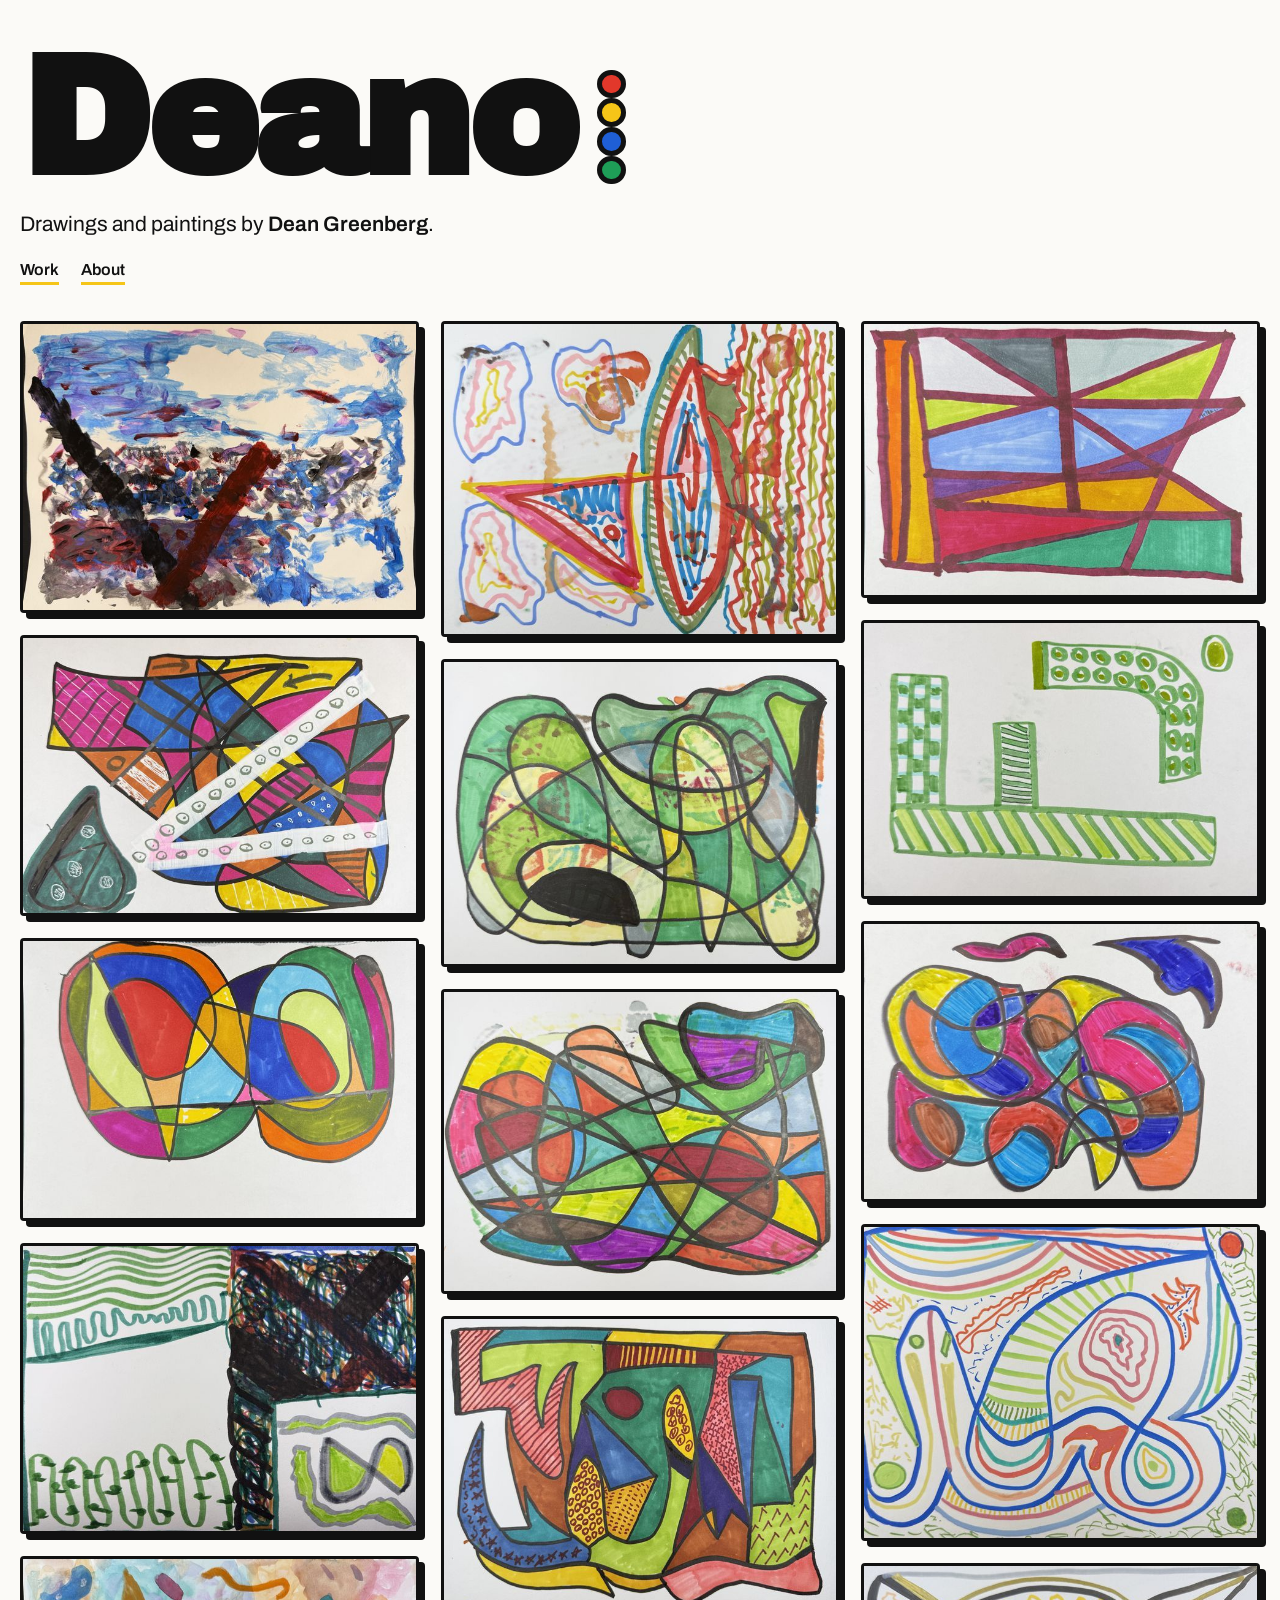
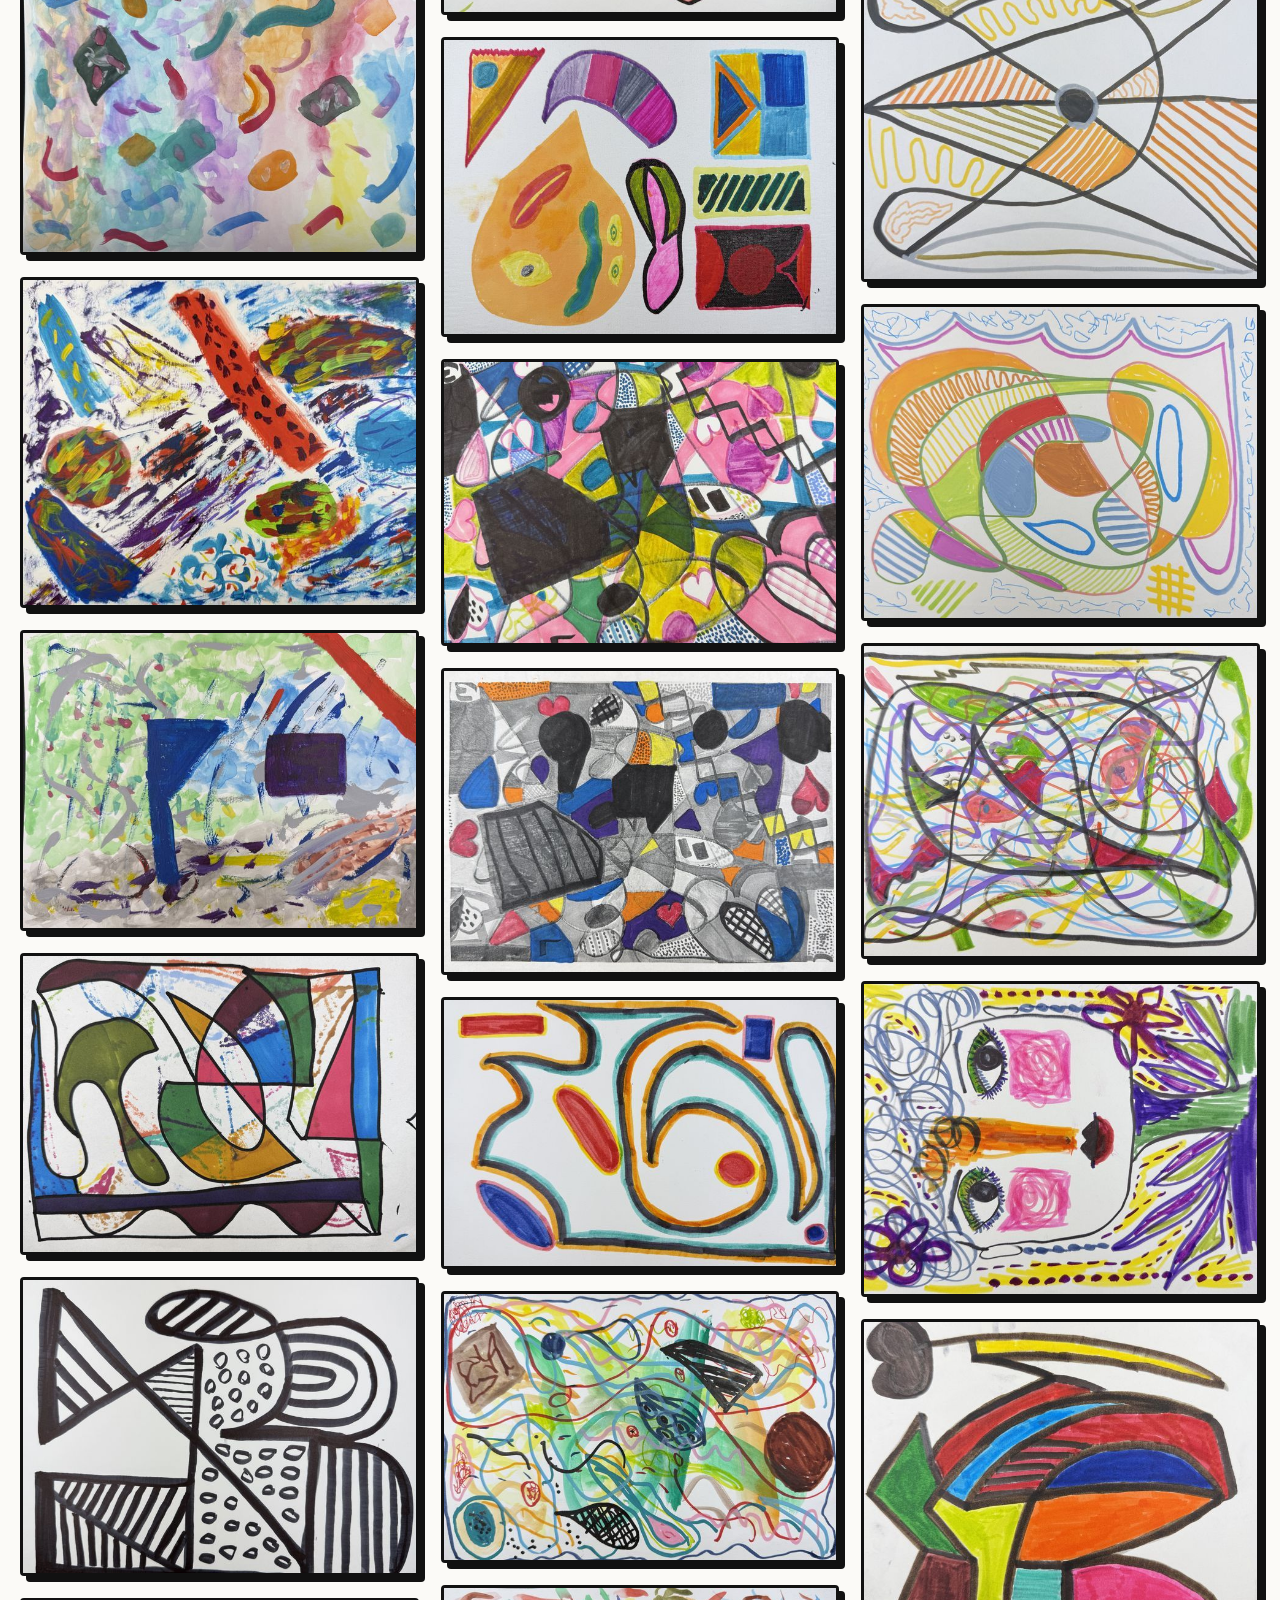
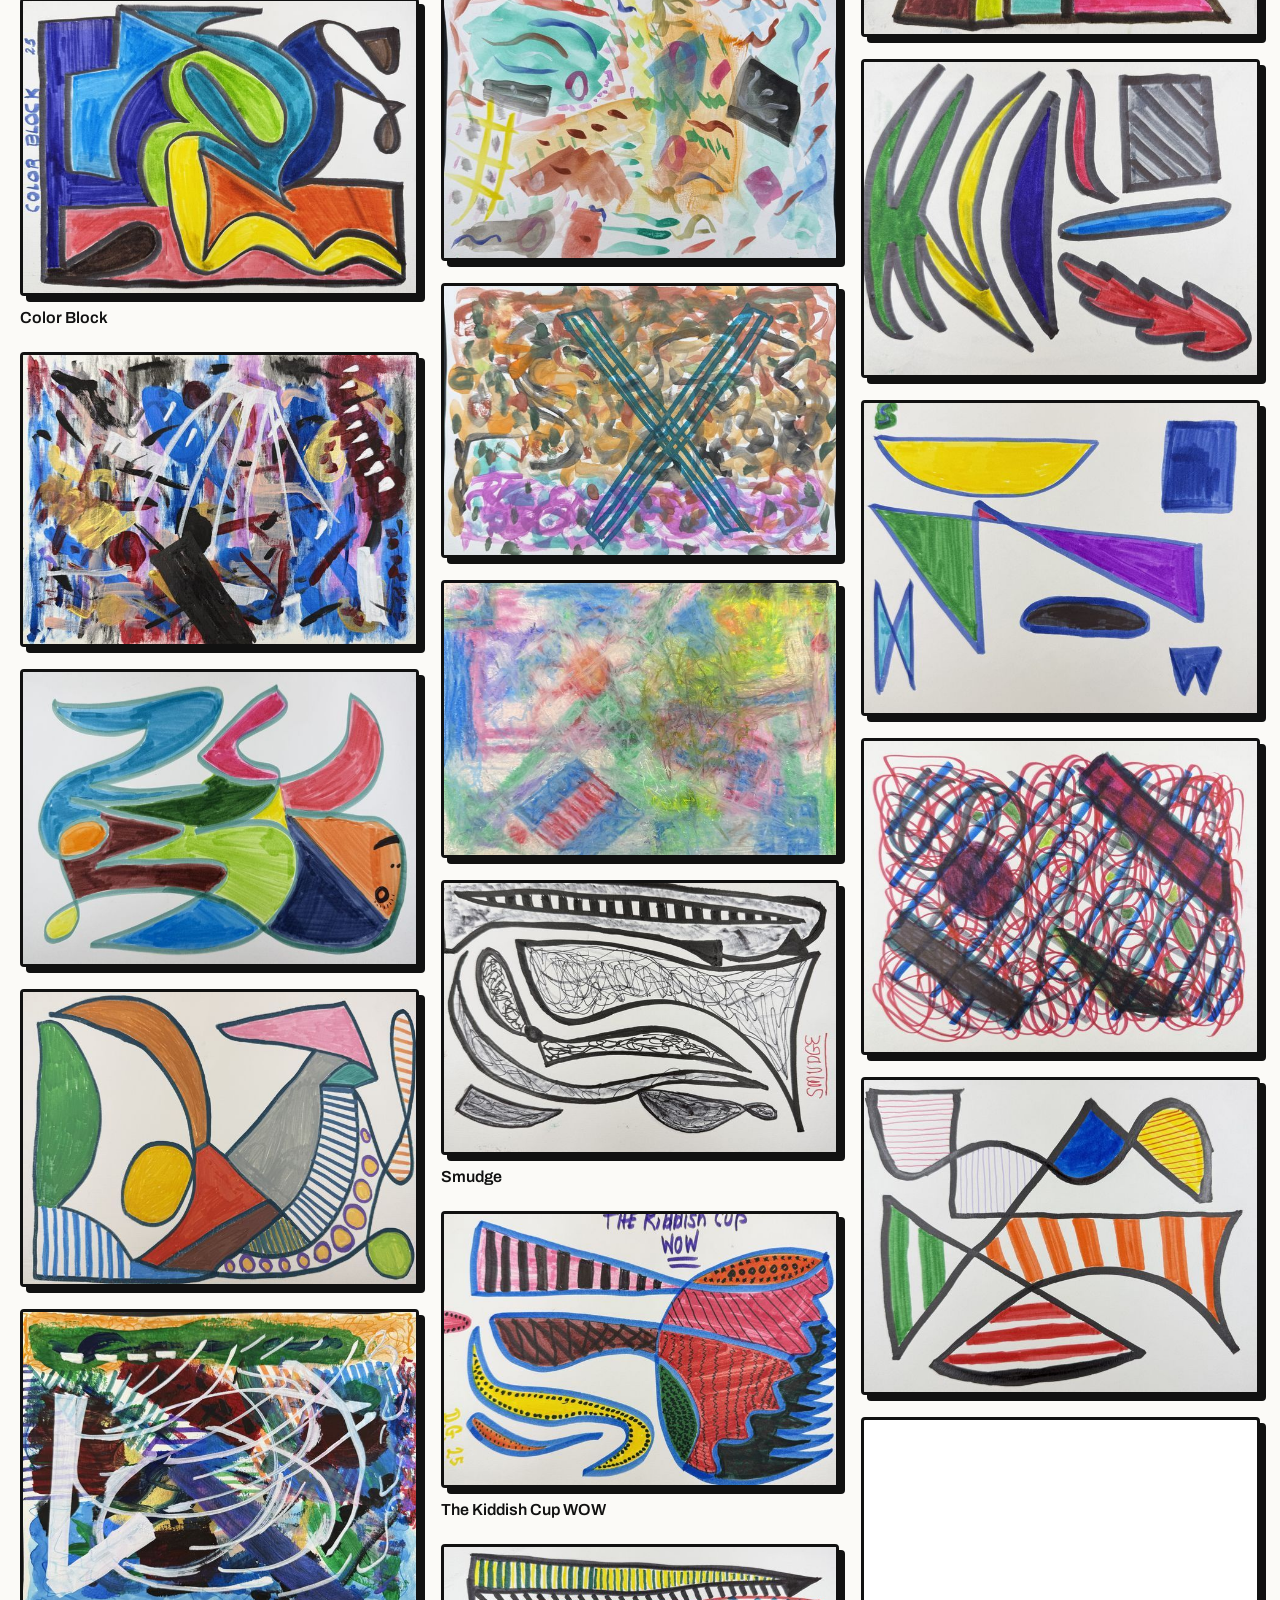
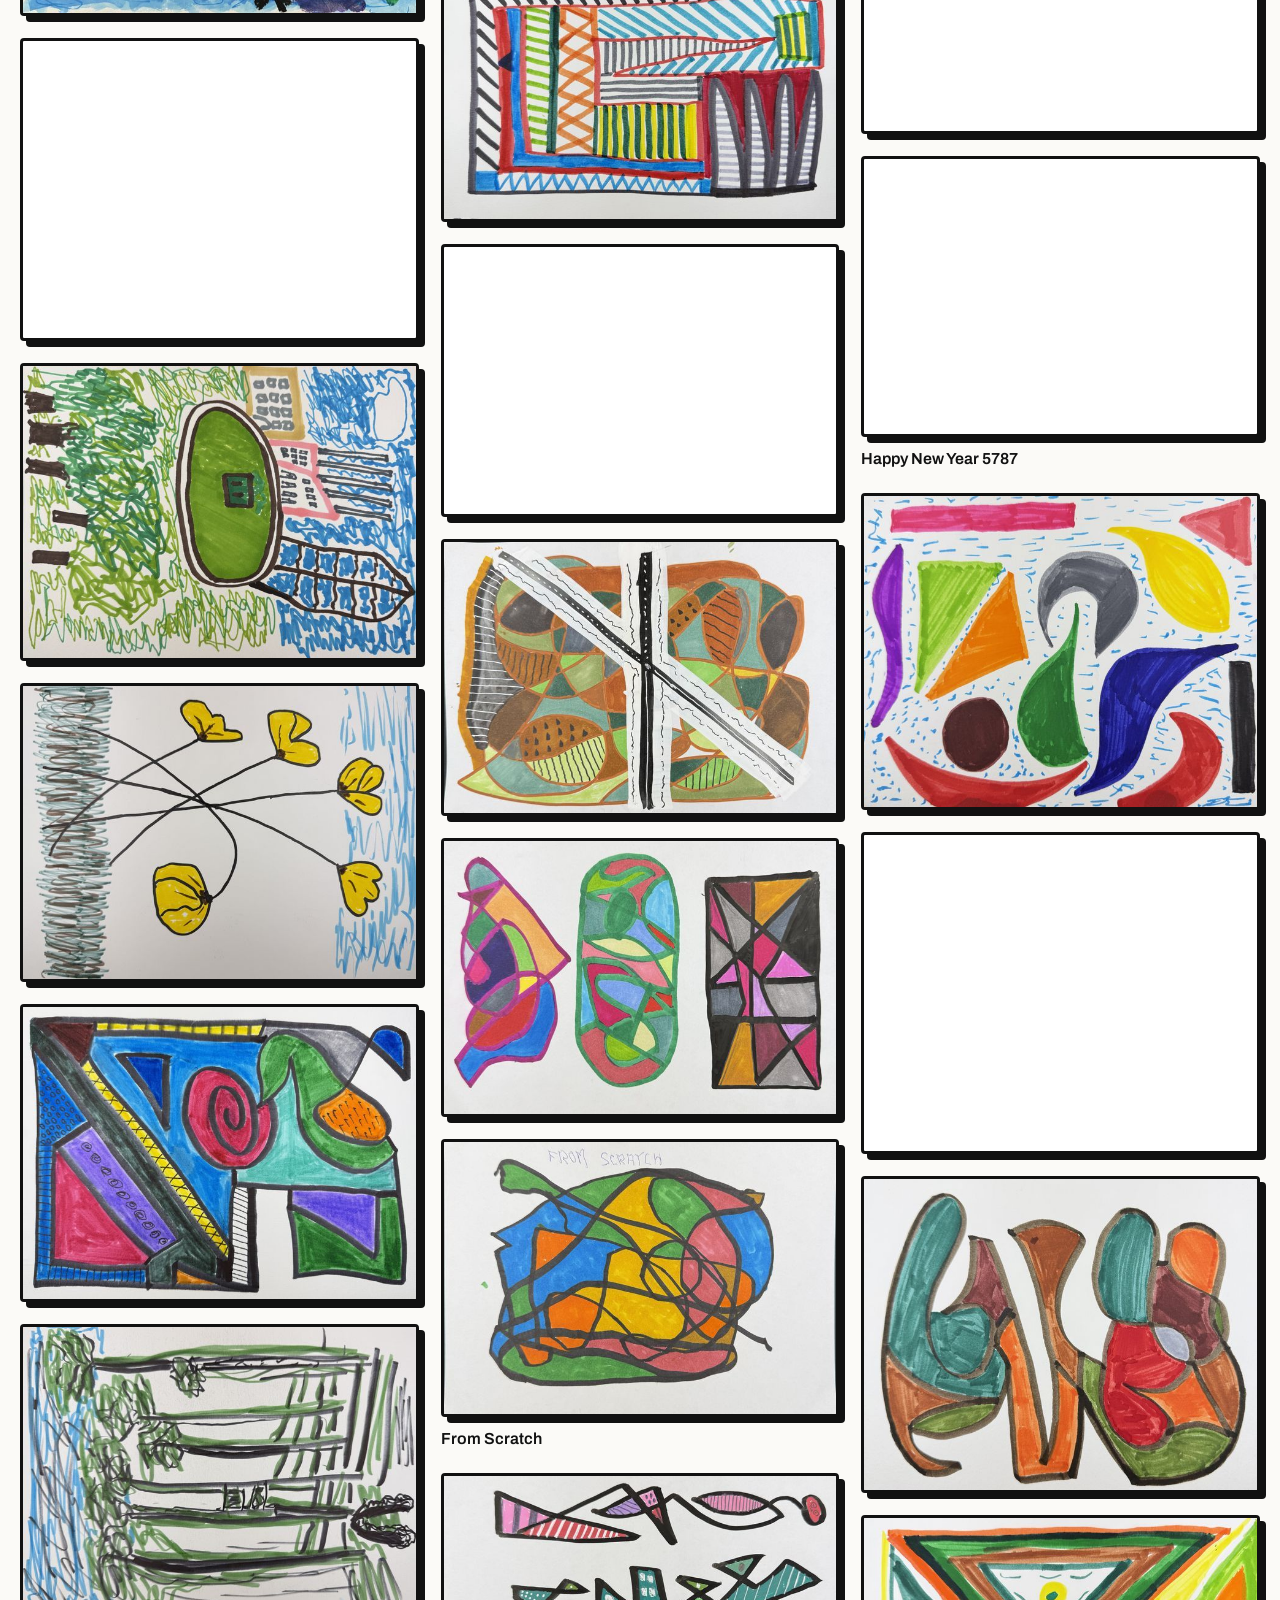
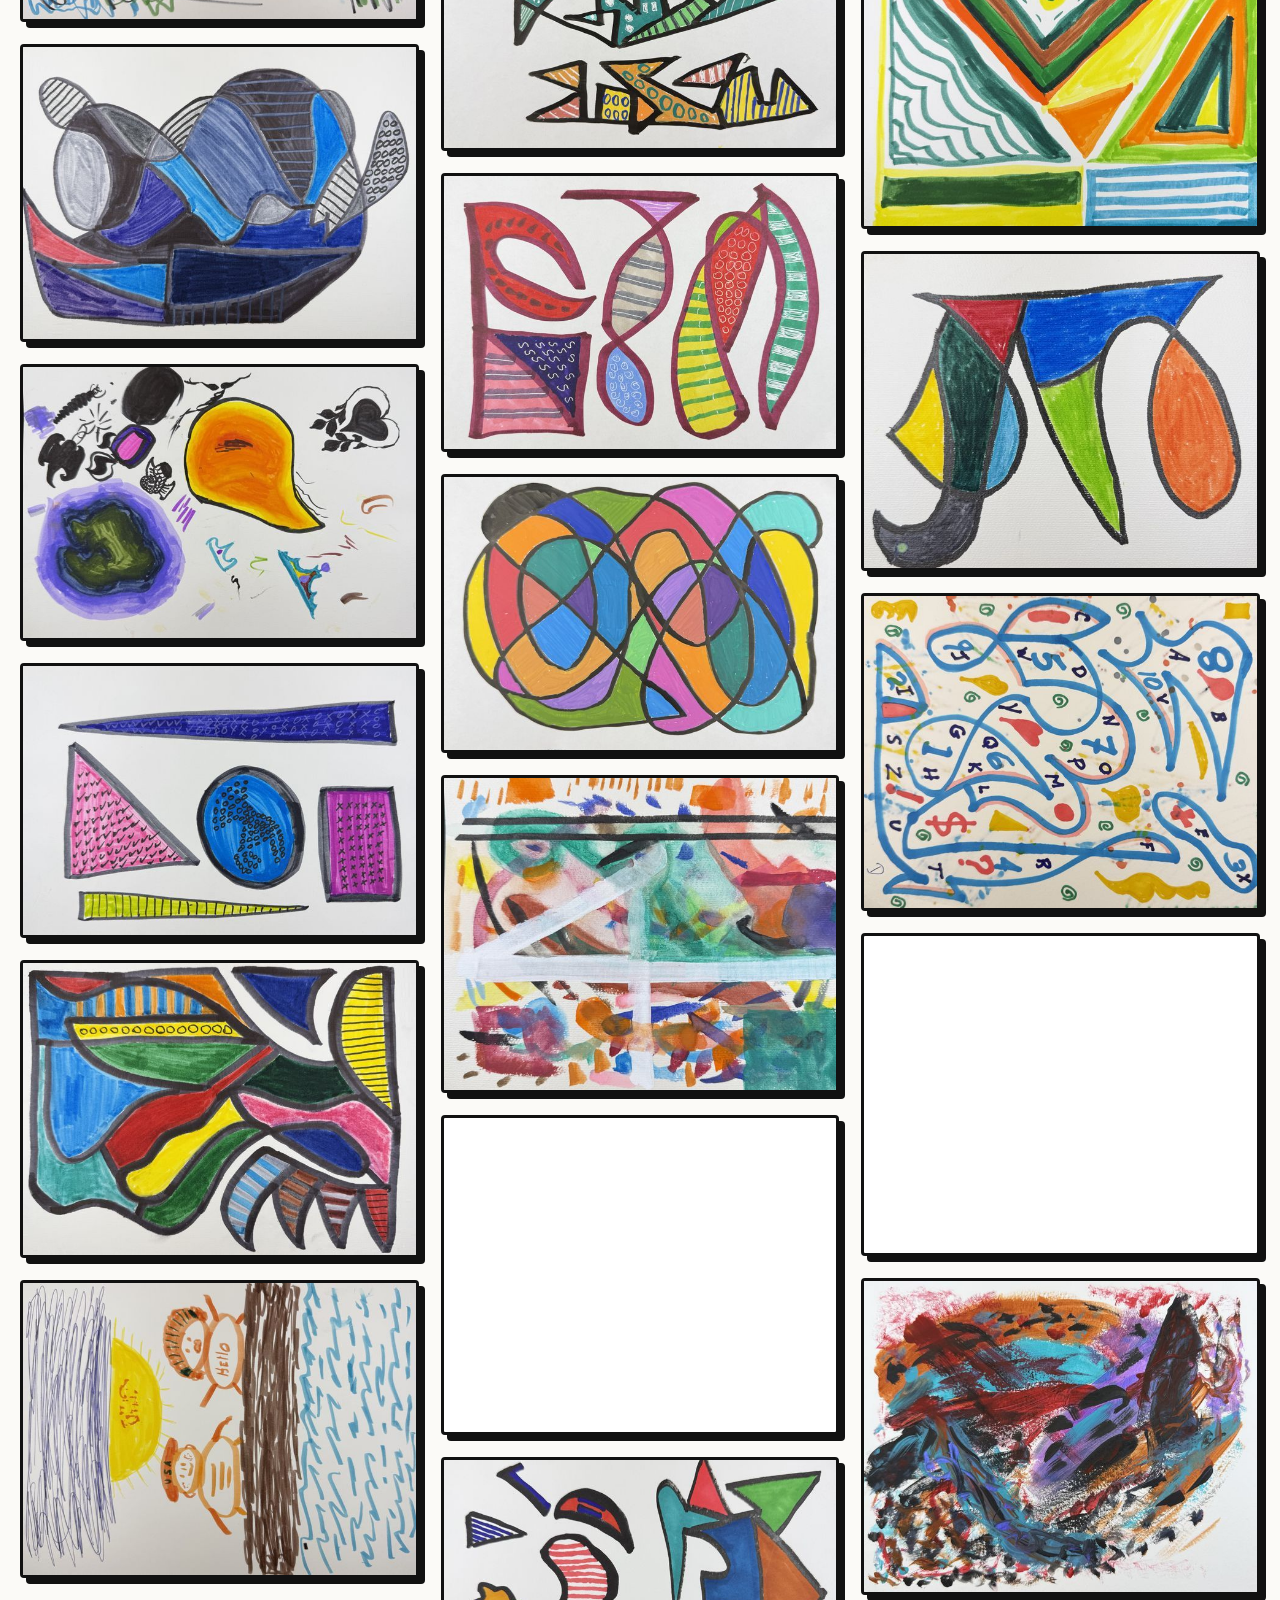
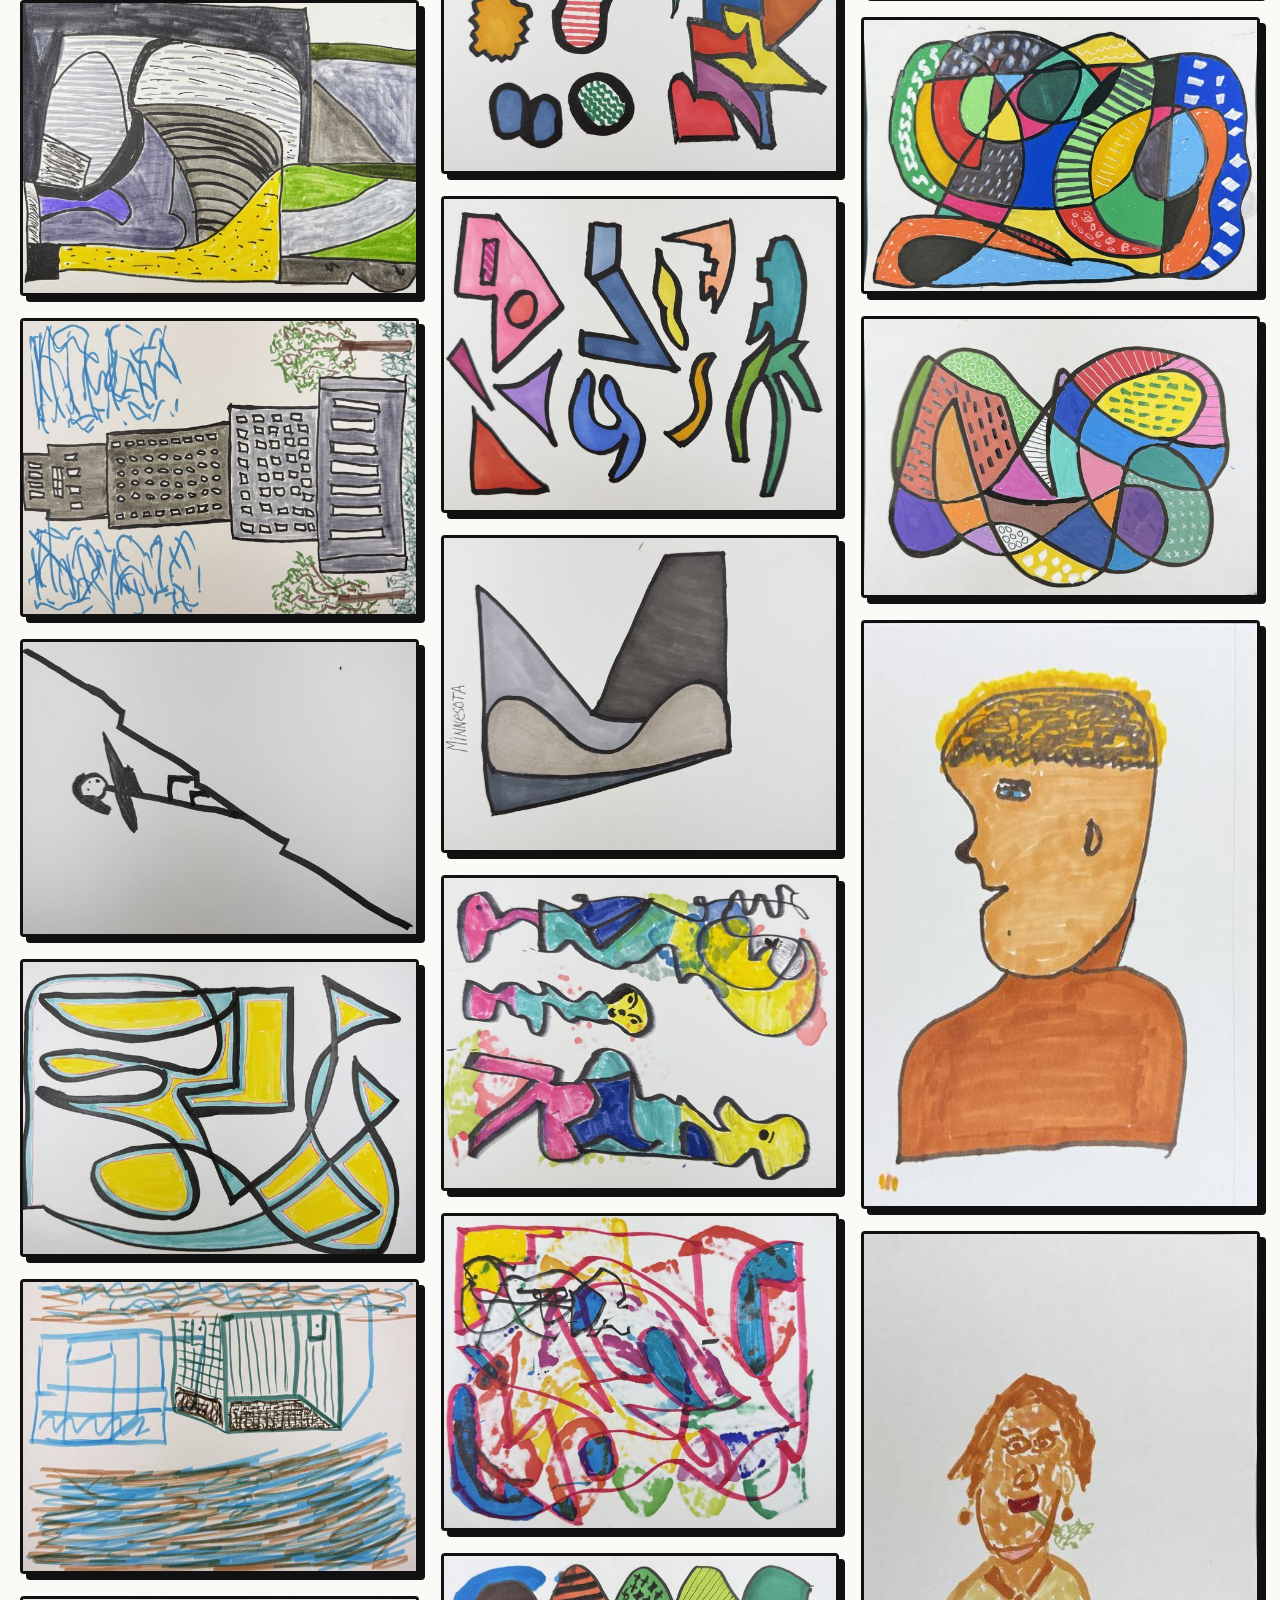
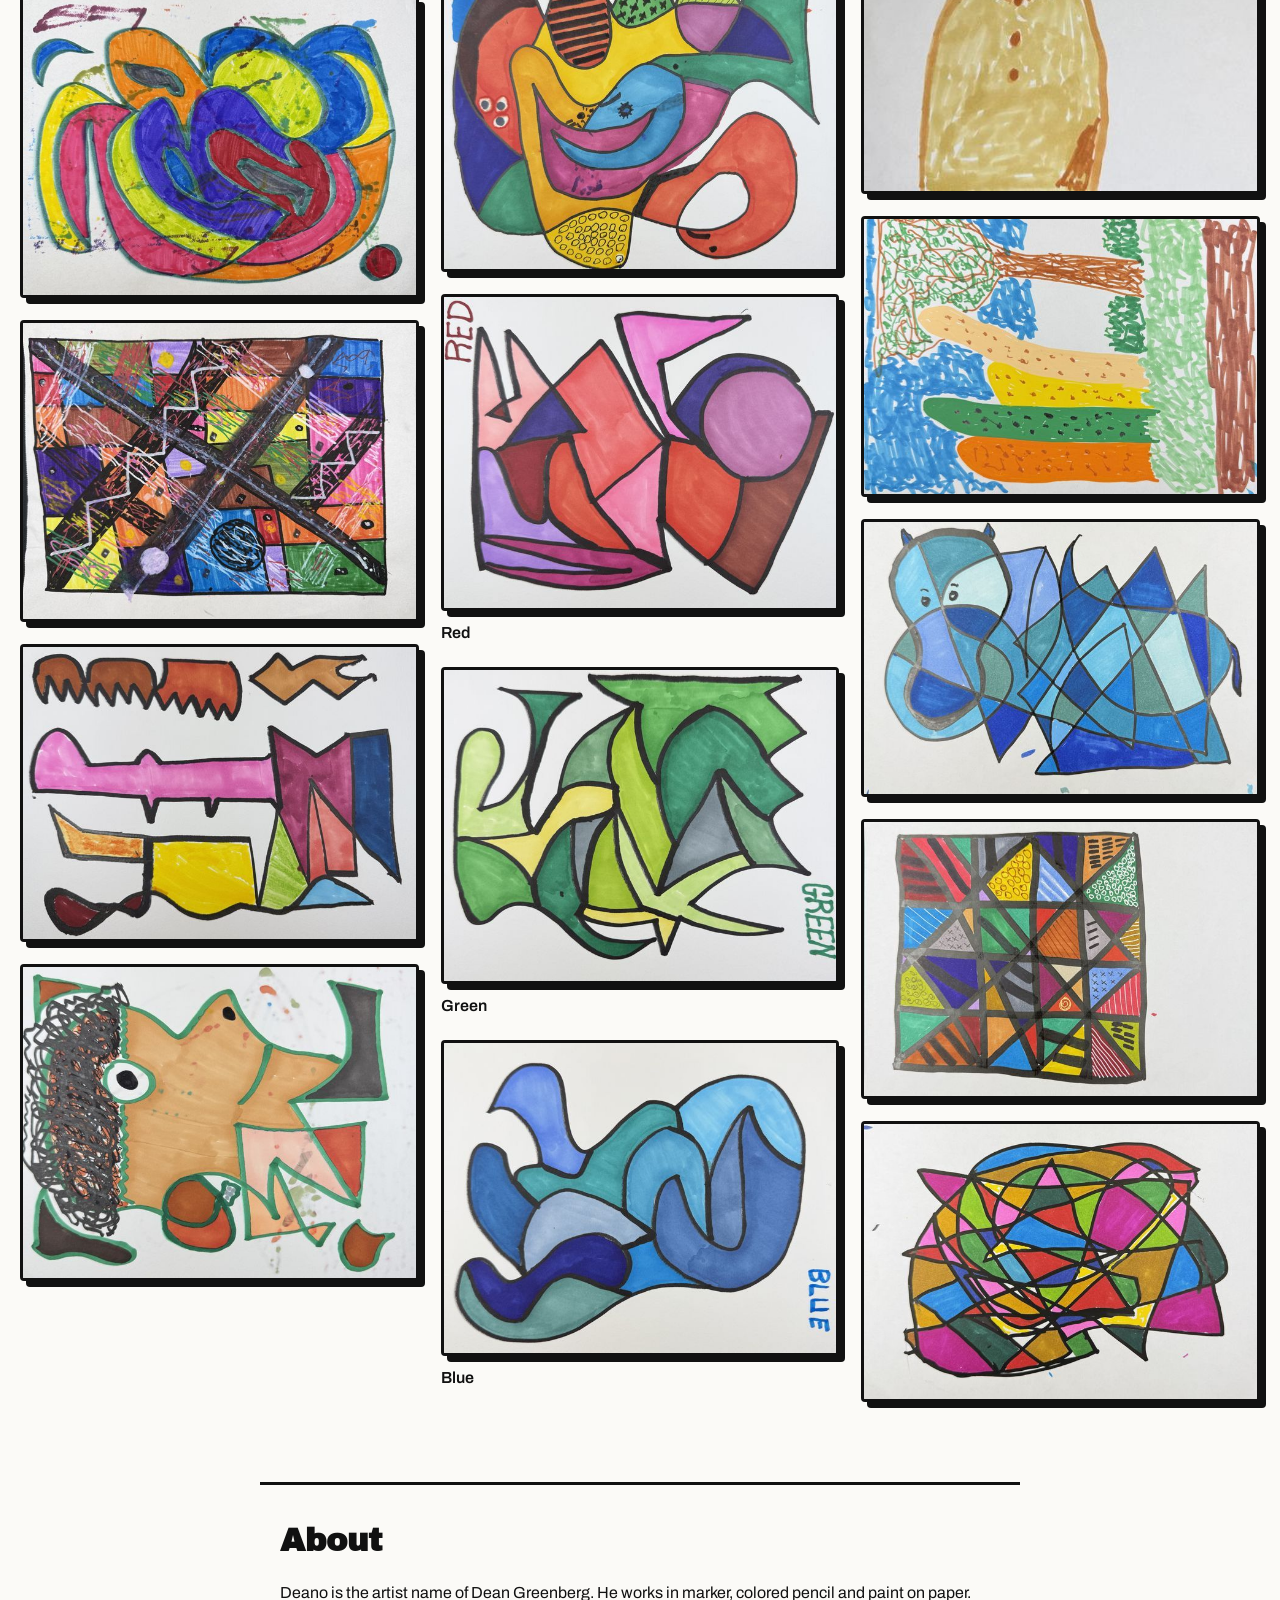
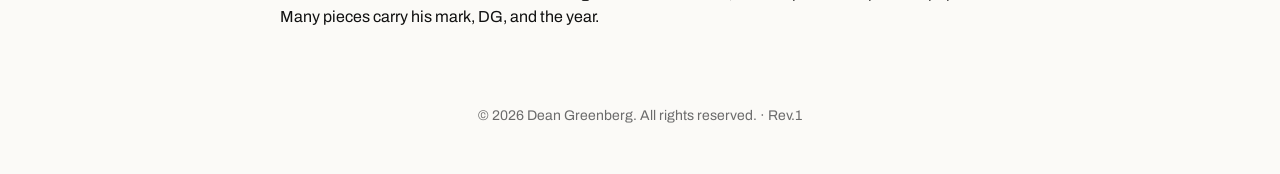
<file: index.html>
<!doctype html>
<html lang="en">
<head>
<meta charset="utf-8">
<meta name="viewport" content="width=device-width, initial-scale=1">
<title>Deano | Art by Dean Greenberg</title>
<meta name="description" content="Drawings and paintings by Deano (Dean Greenberg). Bold lines, bright color.">
<meta property="og:title" content="Deano | Art by Dean Greenberg">
<meta property="og:description" content="Drawings and paintings by Deano.">
<meta property="og:image" content="https://deano.art/art/full/9284.jpg">
<meta property="og:url" content="https://deano.art/">
<link rel="icon" href="favicon.svg" type="image/svg+xml">
<link rel="preconnect" href="https://fonts.googleapis.com">
<link rel="preconnect" href="https://fonts.gstatic.com" crossorigin>
<link href="https://fonts.googleapis.com/css2?family=Archivo+Black&family=Archivo:wght@400;600&display=swap" rel="stylesheet">
<style>
:root {
  --ink: #111; --paper: #fbfaf7; --muted: #6b6b6b;
  --red: #e2382b; --yellow: #f5c518; --blue: #1f5fd6; --green: #1e9e57; --pink: #e8559a;
}
* { box-sizing: border-box; }
html, body { margin: 0; background: var(--paper); color: var(--ink); }
body { font: 16px/1.5 Archivo, system-ui, sans-serif; }
a { color: inherit; }
header { padding: 48px 20px 28px; max-width: 1400px; margin: 0 auto; }
.mark { font-family: "Archivo Black", Archivo, sans-serif; font-size: clamp(64px, 14vw, 168px);
  line-height: .85; letter-spacing: -0.03em; margin: 0; display: flex; align-items: flex-end; gap: .08em; }
.mark span { display: inline-block; }
.dots { display: inline-flex; flex: none; gap: .08em; margin-left: .06em; margin-bottom: .04em; font-size: 1em; }
.dots i { display: block; width: .17em; height: .17em; border-radius: 50%; border: .035em solid var(--ink); }
.dots i:nth-child(1) { background: var(--red); }
.dots i:nth-child(2) { background: var(--yellow); }
.dots i:nth-child(3) { background: var(--blue); }
.dots i:nth-child(4) { background: var(--green); }
.sub { margin: 18px 0 0; font-size: clamp(17px, 2.2vw, 21px); max-width: 40ch; }
.sub b { font-weight: 600; }
nav { margin-top: 18px; display: flex; gap: 22px; font-weight: 600; }
nav a { text-decoration: none; border-bottom: 3px solid var(--yellow); }
nav a:hover { border-color: var(--red); }
main { max-width: 1400px; margin: 0 auto; padding: 8px 20px 40px; }
.grid { columns: 3 320px; column-gap: 22px; }
.card { break-inside: avoid; margin: 0 0 22px; }
.card a { display: block; background: #fff; border: 3px solid var(--ink); border-radius: 4px;
  box-shadow: 6px 6px 0 var(--ink); transition: transform .12s, box-shadow .12s; overflow: hidden; }
.card a:hover, .card a:focus-visible { transform: translate(-2px, -2px); box-shadow: 8px 8px 0 var(--ink); outline: none; }
.card img { display: block; width: 100%; height: auto; }
figcaption { margin-top: 10px; font-weight: 600; }
#about { max-width: 760px; margin: 40px auto 0; padding: 32px 20px; border-top: 3px solid var(--ink); }
#about h2 { font-family: "Archivo Black", sans-serif; font-size: 32px; margin: 0 0 12px; }
footer { text-align: center; color: var(--muted); font-size: 14px; padding: 28px 20px 48px; }
/* lightbox */
.lb { position: fixed; inset: 0; background: rgba(17,17,17,.94); display: none; z-index: 10;
  align-items: center; justify-content: center; flex-direction: column; padding: 56px 16px 24px; }
.lb.on { display: flex; }
.lb img { max-width: 100%; max-height: calc(100vh - 140px); object-fit: contain; background: #fff; box-shadow: 0 10px 40px rgba(0,0,0,.5); }
.lb .cap { color: #fff; margin-top: 14px; font-weight: 600; min-height: 1.5em; text-align: center; }
.lb button { position: absolute; background: #fff; color: var(--ink); border: 3px solid var(--ink); border-radius: 50%;
  width: 48px; height: 48px; font: 700 22px/1 Archivo, sans-serif; cursor: pointer; }
.lb .x { top: 12px; right: 12px; }
.lb .prev { left: 12px; top: 50%; transform: translateY(-50%); }
.lb .next { right: 12px; top: 50%; transform: translateY(-50%); }
.lb button:hover { background: var(--yellow); }
@media (max-width: 600px) {
  header { padding-top: 32px; }
  .grid { columns: 2 150px; column-gap: 14px; }
  .card { margin-bottom: 14px; }
  .card a { border-width: 2px; box-shadow: 4px 4px 0 var(--ink); }
  figcaption { font-size: 14px; }
  .lb .prev, .lb .next { top: auto; bottom: 16px; transform: none; }
  .lb img { max-height: calc(100vh - 170px); }
}
</style>
</head>
<body>
<header>
  <h1 class="mark"><span>Deano</span><span class="dots" aria-hidden="true"><i></i><i></i><i></i><i></i></span></h1>
  <p class="sub">Drawings and paintings by <b>Dean Greenberg</b>.</p>
  <nav><a href="#work">Work</a><a href="#about">About</a></nav>
</header>
<main id="work">
  <div class="grid">
<figure class="card" data-i="0"><a href="art/full/9284.jpg" class="open" aria-label="View Untitled work by Deano"><img src="art/thumb/9284.jpg" width="640" height="465" alt="Untitled work by Deano" loading="lazy" decoding="async"></a></figure>
<figure class="card" data-i="1"><a href="art/full/9285.jpg" class="open" aria-label="View Untitled work by Deano"><img src="art/thumb/9285.jpg" width="640" height="449" alt="Untitled work by Deano" loading="lazy" decoding="async"></a></figure>
<figure class="card" data-i="2"><a href="art/full/9287.jpg" class="open" aria-label="View Untitled work by Deano"><img src="art/thumb/9287.jpg" width="640" height="452" alt="Untitled work by Deano" loading="lazy" decoding="async"></a></figure>
<figure class="card" data-i="3"><a href="art/full/9288.jpg" class="open" aria-label="View Untitled work by Deano"><img src="art/thumb/9288.jpg" width="640" height="464" alt="Untitled work by Deano" loading="lazy" decoding="async"></a></figure>
<figure class="card" data-i="4"><a href="art/full/9289.jpg" class="open" aria-label="View Untitled work by Deano"><img src="art/thumb/9289.jpg" width="640" height="477" alt="Untitled work by Deano" loading="lazy" decoding="async"></a></figure>
<figure class="card" data-i="5"><a href="art/full/9290.jpg" class="open" aria-label="View Untitled work by Deano"><img src="art/thumb/9290.jpg" width="574" height="475" alt="Untitled work by Deano" loading="lazy" decoding="async"></a></figure>
<figure class="card" data-i="6"><a href="art/full/9291.jpg" class="open" aria-label="View Untitled work by Deano"><img src="art/thumb/9291.jpg" width="640" height="481" alt="Untitled work by Deano" loading="lazy" decoding="async"></a></figure>
<figure class="card" data-i="7"><a href="art/full/9292.jpg" class="open" aria-label="View Untitled work by Deano"><img src="art/thumb/9292.jpg" width="640" height="483" alt="Untitled work by Deano" loading="lazy" decoding="async"></a></figure>
<figure class="card" data-i="8"><a href="art/full/9293.jpg" class="open" aria-label="View Untitled work by Deano"><img src="art/thumb/9293.jpg" width="640" height="478" alt="Untitled work by Deano" loading="lazy" decoding="async"></a></figure>
<figure class="card" data-i="9"><a href="art/full/9294.jpg" class="open" aria-label="View Color Block by Deano"><img src="art/thumb/9294.jpg" width="640" height="475" alt="Color Block by Deano" loading="lazy" decoding="async"></a><figcaption>Color Block</figcaption></figure>
<figure class="card" data-i="10"><a href="art/full/9295.jpg" class="open" aria-label="View Untitled work by Deano"><img src="art/thumb/9295.jpg" width="640" height="472" alt="Untitled work by Deano" loading="lazy" decoding="async"></a></figure>
<figure class="card" data-i="11"><a href="art/full/9296.jpg" class="open" aria-label="View Untitled work by Deano"><img src="art/thumb/9296.jpg" width="640" height="476" alt="Untitled work by Deano" loading="lazy" decoding="async"></a></figure>
<figure class="card" data-i="12"><a href="art/full/9297.jpg" class="open" aria-label="View Untitled work by Deano"><img src="art/thumb/9297.jpg" width="640" height="476" alt="Untitled work by Deano" loading="lazy" decoding="async"></a></figure>
<figure class="card" data-i="13"><a href="art/full/9298.jpg" class="open" aria-label="View Untitled work by Deano"><img src="art/thumb/9298.jpg" width="640" height="490" alt="Untitled work by Deano" loading="lazy" decoding="async"></a></figure>
<figure class="card" data-i="14"><a href="art/full/9299.jpg" class="open" aria-label="View Untitled work by Deano"><img src="art/thumb/9299.jpg" width="640" height="484" alt="Untitled work by Deano" loading="lazy" decoding="async"></a></figure>
<figure class="card" data-i="15"><a href="art/full/9300.jpg" class="open" aria-label="View Untitled work by Deano"><img src="art/thumb/9300.jpg" width="640" height="476" alt="Untitled work by Deano" loading="lazy" decoding="async"></a></figure>
<figure class="card" data-i="16"><a href="art/full/9301.jpg" class="open" aria-label="View Untitled work by Deano"><img src="art/thumb/9301.jpg" width="640" height="478" alt="Untitled work by Deano" loading="lazy" decoding="async"></a></figure>
<figure class="card" data-i="17"><a href="art/full/9302.jpg" class="open" aria-label="View Untitled work by Deano"><img src="art/thumb/9302.jpg" width="640" height="476" alt="Untitled work by Deano" loading="lazy" decoding="async"></a></figure>
<figure class="card" data-i="18"><a href="art/full/9303.jpg" class="open" aria-label="View Untitled work by Deano"><img src="art/thumb/9303.jpg" width="640" height="475" alt="Untitled work by Deano" loading="lazy" decoding="async"></a></figure>
<figure class="card" data-i="19"><a href="art/full/9304.jpg" class="open" aria-label="View Untitled work by Deano"><img src="art/thumb/9304.jpg" width="640" height="477" alt="Untitled work by Deano" loading="lazy" decoding="async"></a></figure>
<figure class="card" data-i="20"><a href="art/full/9305.jpg" class="open" aria-label="View Untitled work by Deano"><img src="art/thumb/9305.jpg" width="640" height="442" alt="Untitled work by Deano" loading="lazy" decoding="async"></a></figure>
<figure class="card" data-i="21"><a href="art/full/9306.jpg" class="open" aria-label="View Untitled work by Deano"><img src="art/thumb/9306.jpg" width="640" height="438" alt="Untitled work by Deano" loading="lazy" decoding="async"></a></figure>
<figure class="card" data-i="22"><a href="art/full/9307.jpg" class="open" aria-label="View Untitled work by Deano"><img src="art/thumb/9307.jpg" width="640" height="476" alt="Untitled work by Deano" loading="lazy" decoding="async"></a></figure>
<figure class="card" data-i="23"><a href="art/full/9308.jpg" class="open" aria-label="View Untitled work by Deano"><img src="art/thumb/9308.jpg" width="640" height="476" alt="Untitled work by Deano" loading="lazy" decoding="async"></a></figure>
<figure class="card" data-i="24"><a href="art/full/9309.jpg" class="open" aria-label="View Untitled work by Deano"><img src="art/thumb/9309.jpg" width="640" height="473" alt="Untitled work by Deano" loading="lazy" decoding="async"></a></figure>
<figure class="card" data-i="25"><a href="art/full/9310.jpg" class="open" aria-label="View Untitled work by Deano"><img src="art/thumb/9310.jpg" width="640" height="477" alt="Untitled work by Deano" loading="lazy" decoding="async"></a></figure>
<figure class="card" data-i="26"><a href="art/full/9311.jpg" class="open" aria-label="View Untitled work by Deano"><img src="art/thumb/9311.jpg" width="640" height="476" alt="Untitled work by Deano" loading="lazy" decoding="async"></a></figure>
<figure class="card" data-i="27"><a href="art/full/9312.jpg" class="open" aria-label="View Untitled work by Deano"><img src="art/thumb/9312.jpg" width="640" height="475" alt="Untitled work by Deano" loading="lazy" decoding="async"></a></figure>
<figure class="card" data-i="28"><a href="art/full/9313.jpg" class="open" aria-label="View Untitled work by Deano"><img src="art/thumb/9313.jpg" width="640" height="472" alt="Untitled work by Deano" loading="lazy" decoding="async"></a></figure>
<figure class="card" data-i="29"><a href="art/full/9314.jpg" class="open" aria-label="View Untitled work by Deano"><img src="art/thumb/9314.jpg" width="640" height="483" alt="Untitled work by Deano" loading="lazy" decoding="async"></a></figure>
<figure class="card" data-i="30"><a href="art/full/9315.jpg" class="open" aria-label="View Untitled work by Deano"><img src="art/thumb/9315.jpg" width="640" height="481" alt="Untitled work by Deano" loading="lazy" decoding="async"></a></figure>
<figure class="card" data-i="31"><a href="art/full/9316.jpg" class="open" aria-label="View Untitled work by Deano"><img src="art/thumb/9316.jpg" width="640" height="476" alt="Untitled work by Deano" loading="lazy" decoding="async"></a></figure>
<figure class="card" data-i="32"><a href="art/full/9318.jpg" class="open" aria-label="View Untitled work by Deano"><img src="art/thumb/9318.jpg" width="640" height="507" alt="Untitled work by Deano" loading="lazy" decoding="async"></a></figure>
<figure class="card" data-i="33"><a href="art/full/9319.jpg" class="open" aria-label="View Untitled work by Deano"><img src="art/thumb/9319.jpg" width="640" height="505" alt="Untitled work by Deano" loading="lazy" decoding="async"></a></figure>
<figure class="card" data-i="34"><a href="art/full/9320.jpg" class="open" aria-label="View Untitled work by Deano"><img src="art/thumb/9320.jpg" width="640" height="492" alt="Untitled work by Deano" loading="lazy" decoding="async"></a></figure>
<figure class="card" data-i="35"><a href="art/full/9321.jpg" class="open" aria-label="View Untitled work by Deano"><img src="art/thumb/9321.jpg" width="640" height="488" alt="Untitled work by Deano" loading="lazy" decoding="async"></a></figure>
<figure class="card" data-i="36"><a href="art/full/9322.jpg" class="open" aria-label="View Untitled work by Deano"><img src="art/thumb/9322.jpg" width="640" height="477" alt="Untitled work by Deano" loading="lazy" decoding="async"></a></figure>
<figure class="card" data-i="37"><a href="art/full/9323.jpg" class="open" aria-label="View Untitled work by Deano"><img src="art/thumb/9323.jpg" width="640" height="480" alt="Untitled work by Deano" loading="lazy" decoding="async"></a></figure>
<figure class="card" data-i="38"><a href="art/full/9324.jpg" class="open" aria-label="View Untitled work by Deano"><img src="art/thumb/9324.jpg" width="640" height="457" alt="Untitled work by Deano" loading="lazy" decoding="async"></a></figure>
<figure class="card" data-i="39"><a href="art/full/9325.jpg" class="open" aria-label="View Untitled work by Deano"><img src="art/thumb/9325.jpg" width="640" height="491" alt="Untitled work by Deano" loading="lazy" decoding="async"></a></figure>
<figure class="card" data-i="40"><a href="art/full/9326.jpg" class="open" aria-label="View Untitled work by Deano"><img src="art/thumb/9326.jpg" width="640" height="434" alt="Untitled work by Deano" loading="lazy" decoding="async"></a></figure>
<figure class="card" data-i="41"><a href="art/full/9327.jpg" class="open" aria-label="View Untitled work by Deano"><img src="art/thumb/9327.jpg" width="640" height="433" alt="Untitled work by Deano" loading="lazy" decoding="async"></a></figure>
<figure class="card" data-i="42"><a href="art/full/9328.jpg" class="open" aria-label="View Untitled work by Deano"><img src="art/thumb/9328.jpg" width="640" height="440" alt="Untitled work by Deano" loading="lazy" decoding="async"></a></figure>
<figure class="card" data-i="43"><a href="art/full/9329.jpg" class="open" aria-label="View Untitled work by Deano"><img src="art/thumb/9329.jpg" width="640" height="439" alt="Untitled work by Deano" loading="lazy" decoding="async"></a></figure>
<figure class="card" data-i="44"><a href="art/full/9330.jpg" class="open" aria-label="View Untitled work by Deano"><img src="art/thumb/9330.jpg" width="640" height="443" alt="Untitled work by Deano" loading="lazy" decoding="async"></a></figure>
<figure class="card" data-i="45"><a href="art/full/9331.jpg" class="open" aria-label="View Smudge by Deano"><img src="art/thumb/9331.jpg" width="640" height="439" alt="Smudge by Deano" loading="lazy" decoding="async"></a><figcaption>Smudge</figcaption></figure>
<figure class="card" data-i="46"><a href="art/full/9332.jpg" class="open" aria-label="View The Kiddish Cup WOW by Deano"><img src="art/thumb/9332.jpg" width="640" height="441" alt="The Kiddish Cup WOW by Deano" loading="lazy" decoding="async"></a><figcaption>The Kiddish Cup WOW</figcaption></figure>
<figure class="card" data-i="47"><a href="art/full/9333.jpg" class="open" aria-label="View Untitled work by Deano"><img src="art/thumb/9333.jpg" width="640" height="443" alt="Untitled work by Deano" loading="lazy" decoding="async"></a></figure>
<figure class="card" data-i="48"><a href="art/full/9334.jpg" class="open" aria-label="View Untitled work by Deano"><img src="art/thumb/9334.jpg" width="640" height="436" alt="Untitled work by Deano" loading="lazy" decoding="async"></a></figure>
<figure class="card" data-i="49"><a href="art/full/9335.jpg" class="open" aria-label="View Untitled work by Deano"><img src="art/thumb/9335.jpg" width="640" height="442" alt="Untitled work by Deano" loading="lazy" decoding="async"></a></figure>
<figure class="card" data-i="50"><a href="art/full/9336.jpg" class="open" aria-label="View Untitled work by Deano"><img src="art/thumb/9336.jpg" width="640" height="445" alt="Untitled work by Deano" loading="lazy" decoding="async"></a></figure>
<figure class="card" data-i="51"><a href="art/full/9337.jpg" class="open" aria-label="View From Scratch by Deano"><img src="art/thumb/9337.jpg" width="640" height="442" alt="From Scratch by Deano" loading="lazy" decoding="async"></a><figcaption>From Scratch</figcaption></figure>
<figure class="card" data-i="52"><a href="art/full/9338.jpg" class="open" aria-label="View Untitled work by Deano"><img src="art/thumb/9338.jpg" width="640" height="444" alt="Untitled work by Deano" loading="lazy" decoding="async"></a></figure>
<figure class="card" data-i="53"><a href="art/full/9339.jpg" class="open" aria-label="View Untitled work by Deano"><img src="art/thumb/9339.jpg" width="640" height="445" alt="Untitled work by Deano" loading="lazy" decoding="async"></a></figure>
<figure class="card" data-i="54"><a href="art/full/9340.jpg" class="open" aria-label="View Untitled work by Deano"><img src="art/thumb/9340.jpg" width="640" height="445" alt="Untitled work by Deano" loading="lazy" decoding="async"></a></figure>
<figure class="card" data-i="55"><a href="art/full/9341.jpg" class="open" aria-label="View Untitled work by Deano"><img src="art/thumb/9341.jpg" width="640" height="509" alt="Untitled work by Deano" loading="lazy" decoding="async"></a></figure>
<figure class="card" data-i="56"><a href="art/full/9342.jpg" class="open" aria-label="View Untitled work by Deano"><img src="art/thumb/9342.jpg" width="640" height="512" alt="Untitled work by Deano" loading="lazy" decoding="async"></a></figure>
<figure class="card" data-i="57"><a href="art/full/9343.jpg" class="open" aria-label="View Untitled work by Deano"><img src="art/thumb/9343.jpg" width="640" height="506" alt="Untitled work by Deano" loading="lazy" decoding="async"></a></figure>
<figure class="card" data-i="58"><a href="art/full/9344.jpg" class="open" aria-label="View Untitled work by Deano"><img src="art/thumb/9344.jpg" width="640" height="507" alt="Untitled work by Deano" loading="lazy" decoding="async"></a></figure>
<figure class="card" data-i="59"><a href="art/full/9345.jpg" class="open" aria-label="View Untitled work by Deano"><img src="art/thumb/9345.jpg" width="640" height="509" alt="Untitled work by Deano" loading="lazy" decoding="async"></a></figure>
<figure class="card" data-i="60"><a href="art/full/9346.jpg" class="open" aria-label="View Untitled work by Deano"><img src="art/thumb/9346.jpg" width="640" height="505" alt="Untitled work by Deano" loading="lazy" decoding="async"></a></figure>
<figure class="card" data-i="61"><a href="art/full/9347.jpg" class="open" aria-label="View Untitled work by Deano"><img src="art/thumb/9347.jpg" width="640" height="509" alt="Untitled work by Deano" loading="lazy" decoding="async"></a></figure>
<figure class="card" data-i="62"><a href="art/full/9348.jpg" class="open" aria-label="View Untitled work by Deano"><img src="art/thumb/9348.jpg" width="640" height="510" alt="Untitled work by Deano" loading="lazy" decoding="async"></a></figure>
<figure class="card" data-i="63"><a href="art/full/9349.jpg" class="open" aria-label="View Red by Deano"><img src="art/thumb/9349.jpg" width="640" height="506" alt="Red by Deano" loading="lazy" decoding="async"></a><figcaption>Red</figcaption></figure>
<figure class="card" data-i="64"><a href="art/full/9350.jpg" class="open" aria-label="View Green by Deano"><img src="art/thumb/9350.jpg" width="640" height="507" alt="Green by Deano" loading="lazy" decoding="async"></a><figcaption>Green</figcaption></figure>
<figure class="card" data-i="65"><a href="art/full/9351.jpg" class="open" aria-label="View Blue by Deano"><img src="art/thumb/9351.jpg" width="640" height="506" alt="Blue by Deano" loading="lazy" decoding="async"></a><figcaption>Blue</figcaption></figure>
<figure class="card" data-i="66"><a href="art/full/9352.jpg" class="open" aria-label="View Untitled work by Deano"><img src="art/thumb/9352.jpg" width="640" height="441" alt="Untitled work by Deano" loading="lazy" decoding="async"></a></figure>
<figure class="card" data-i="67"><a href="art/full/9353.jpg" class="open" aria-label="View Untitled work by Deano"><img src="art/thumb/9353.jpg" width="640" height="445" alt="Untitled work by Deano" loading="lazy" decoding="async"></a></figure>
<figure class="card" data-i="68"><a href="art/full/9354.jpg" class="open" aria-label="View Untitled work by Deano"><img src="art/thumb/9354.jpg" width="640" height="448" alt="Untitled work by Deano" loading="lazy" decoding="async"></a></figure>
<figure class="card" data-i="69"><a href="art/full/9355.jpg" class="open" aria-label="View Untitled work by Deano"><img src="art/thumb/9355.jpg" width="640" height="508" alt="Untitled work by Deano" loading="lazy" decoding="async"></a></figure>
<figure class="card" data-i="70"><a href="art/full/9357.jpg" class="open" aria-label="View Untitled work by Deano"><img src="art/thumb/9357.jpg" width="640" height="509" alt="Untitled work by Deano" loading="lazy" decoding="async"></a></figure>
<figure class="card" data-i="71"><a href="art/full/9358.jpg" class="open" aria-label="View Untitled work by Deano"><img src="art/thumb/9358.jpg" width="640" height="507" alt="Untitled work by Deano" loading="lazy" decoding="async"></a></figure>
<figure class="card" data-i="72"><a href="art/full/9359.jpg" class="open" aria-label="View Untitled work by Deano"><img src="art/thumb/9359.jpg" width="640" height="506" alt="Untitled work by Deano" loading="lazy" decoding="async"></a></figure>
<figure class="card" data-i="73"><a href="art/full/9360.jpg" class="open" aria-label="View Untitled work by Deano"><img src="art/thumb/9360.jpg" width="640" height="505" alt="Untitled work by Deano" loading="lazy" decoding="async"></a></figure>
<figure class="card" data-i="74"><a href="art/full/9361.jpg" class="open" aria-label="View Untitled work by Deano"><img src="art/thumb/9361.jpg" width="640" height="508" alt="Untitled work by Deano" loading="lazy" decoding="async"></a></figure>
<figure class="card" data-i="75"><a href="art/full/9362.jpg" class="open" aria-label="View Untitled work by Deano"><img src="art/thumb/9362.jpg" width="640" height="510" alt="Untitled work by Deano" loading="lazy" decoding="async"></a></figure>
<figure class="card" data-i="76"><a href="art/full/9363.jpg" class="open" aria-label="View Untitled work by Deano"><img src="art/thumb/9363.jpg" width="640" height="506" alt="Untitled work by Deano" loading="lazy" decoding="async"></a></figure>
<figure class="card" data-i="77"><a href="art/full/9364.jpg" class="open" aria-label="View Untitled work by Deano"><img src="art/thumb/9364.jpg" width="640" height="507" alt="Untitled work by Deano" loading="lazy" decoding="async"></a></figure>
<figure class="card" data-i="78"><a href="art/full/9365.jpg" class="open" aria-label="View Untitled work by Deano"><img src="art/thumb/9365.jpg" width="640" height="508" alt="Untitled work by Deano" loading="lazy" decoding="async"></a></figure>
<figure class="card" data-i="79"><a href="art/full/9366.jpg" class="open" aria-label="View Untitled work by Deano"><img src="art/thumb/9366.jpg" width="640" height="507" alt="Untitled work by Deano" loading="lazy" decoding="async"></a></figure>
<figure class="card" data-i="80"><a href="art/full/9367.jpg" class="open" aria-label="View Happy New Year 5787 by Deano"><img src="art/thumb/9367.jpg" width="640" height="449" alt="Happy New Year 5787 by Deano" loading="lazy" decoding="async"></a><figcaption>Happy New Year 5787</figcaption></figure>
<figure class="card" data-i="81"><a href="art/full/9368.jpg" class="open" aria-label="View Untitled work by Deano"><img src="art/thumb/9368.jpg" width="640" height="507" alt="Untitled work by Deano" loading="lazy" decoding="async"></a></figure>
<figure class="card" data-i="82"><a href="art/full/9369.jpg" class="open" aria-label="View Untitled work by Deano"><img src="art/thumb/9369.jpg" width="640" height="515" alt="Untitled work by Deano" loading="lazy" decoding="async"></a></figure>
<figure class="card" data-i="83"><a href="art/full/9370.jpg" class="open" aria-label="View Untitled work by Deano"><img src="art/thumb/9370.jpg" width="640" height="506" alt="Untitled work by Deano" loading="lazy" decoding="async"></a></figure>
<figure class="card" data-i="84"><a href="art/full/9371.jpg" class="open" aria-label="View Untitled work by Deano"><img src="art/thumb/9371.jpg" width="640" height="503" alt="Untitled work by Deano" loading="lazy" decoding="async"></a></figure>
<figure class="card" data-i="85"><a href="art/full/9372.jpg" class="open" aria-label="View Untitled work by Deano"><img src="art/thumb/9372.jpg" width="640" height="512" alt="Untitled work by Deano" loading="lazy" decoding="async"></a></figure>
<figure class="card" data-i="86"><a href="art/full/9373.jpg" class="open" aria-label="View Untitled work by Deano"><img src="art/thumb/9373.jpg" width="640" height="508" alt="Untitled work by Deano" loading="lazy" decoding="async"></a></figure>
<figure class="card" data-i="87"><a href="art/full/9374.jpg" class="open" aria-label="View Untitled work by Deano"><img src="art/thumb/9374.jpg" width="640" height="517" alt="Untitled work by Deano" loading="lazy" decoding="async"></a></figure>
<figure class="card" data-i="88"><a href="art/full/9375.jpg" class="open" aria-label="View Untitled work by Deano"><img src="art/thumb/9375.jpg" width="640" height="507" alt="Untitled work by Deano" loading="lazy" decoding="async"></a></figure>
<figure class="card" data-i="89"><a href="art/full/9376.jpg" class="open" aria-label="View Untitled work by Deano"><img src="art/thumb/9376.jpg" width="640" height="442" alt="Untitled work by Deano" loading="lazy" decoding="async"></a></figure>
<figure class="card" data-i="90"><a href="art/full/9377.jpg" class="open" aria-label="View Untitled work by Deano"><img src="art/thumb/9377.jpg" width="640" height="449" alt="Untitled work by Deano" loading="lazy" decoding="async"></a></figure>
<figure class="card" data-i="91"><a href="art/full/9378.jpg" class="open" aria-label="View Untitled work by Deano"><img src="art/thumb/9378.jpg" width="431" height="640" alt="Untitled work by Deano" loading="lazy" decoding="async"></a></figure>
<figure class="card" data-i="92"><a href="art/full/9379.jpg" class="open" aria-label="View Untitled work by Deano"><img src="art/thumb/9379.jpg" width="451" height="640" alt="Untitled work by Deano" loading="lazy" decoding="async"></a></figure>
<figure class="card" data-i="93"><a href="art/full/9380.jpg" class="open" aria-label="View Untitled work by Deano"><img src="art/thumb/9380.jpg" width="640" height="448" alt="Untitled work by Deano" loading="lazy" decoding="async"></a></figure>
<figure class="card" data-i="94"><a href="art/full/9381.jpg" class="open" aria-label="View Untitled work by Deano"><img src="art/thumb/9381.jpg" width="640" height="444" alt="Untitled work by Deano" loading="lazy" decoding="async"></a></figure>
<figure class="card" data-i="95"><a href="art/full/9382.jpg" class="open" aria-label="View Untitled work by Deano"><img src="art/thumb/9382.jpg" width="640" height="446" alt="Untitled work by Deano" loading="lazy" decoding="async"></a></figure>
<figure class="card" data-i="96"><a href="art/full/9383.jpg" class="open" aria-label="View Untitled work by Deano"><img src="art/thumb/9383.jpg" width="640" height="449" alt="Untitled work by Deano" loading="lazy" decoding="async"></a></figure>
  </div>
</main>
<section id="about">
  <h2>About</h2>
  <p>Deano is the artist name of Dean Greenberg. He works in marker, colored pencil and paint on paper. Many pieces carry his mark, DG, and the year.</p>
</section>
<footer>&copy; <span id="y">2026</span> Dean Greenberg. All rights reserved. &middot; Rev.1</footer>

<div class="lb" role="dialog" aria-modal="true" aria-label="Artwork viewer">
  <button class="x" aria-label="Close">&times;</button>
  <button class="prev" aria-label="Previous">&#8592;</button>
  <img alt="">
  <div class="cap"></div>
  <button class="next" aria-label="Next">&#8594;</button>
</div>
<script>
const W = [{"id": "9284", "t": ""}, {"id": "9285", "t": ""}, {"id": "9287", "t": ""}, {"id": "9288", "t": ""}, {"id": "9289", "t": ""}, {"id": "9290", "t": ""}, {"id": "9291", "t": ""}, {"id": "9292", "t": ""}, {"id": "9293", "t": ""}, {"id": "9294", "t": "Color Block"}, {"id": "9295", "t": ""}, {"id": "9296", "t": ""}, {"id": "9297", "t": ""}, {"id": "9298", "t": ""}, {"id": "9299", "t": ""}, {"id": "9300", "t": ""}, {"id": "9301", "t": ""}, {"id": "9302", "t": ""}, {"id": "9303", "t": ""}, {"id": "9304", "t": ""}, {"id": "9305", "t": ""}, {"id": "9306", "t": ""}, {"id": "9307", "t": ""}, {"id": "9308", "t": ""}, {"id": "9309", "t": ""}, {"id": "9310", "t": ""}, {"id": "9311", "t": ""}, {"id": "9312", "t": ""}, {"id": "9313", "t": ""}, {"id": "9314", "t": ""}, {"id": "9315", "t": ""}, {"id": "9316", "t": ""}, {"id": "9318", "t": ""}, {"id": "9319", "t": ""}, {"id": "9320", "t": ""}, {"id": "9321", "t": ""}, {"id": "9322", "t": ""}, {"id": "9323", "t": ""}, {"id": "9324", "t": ""}, {"id": "9325", "t": ""}, {"id": "9326", "t": ""}, {"id": "9327", "t": ""}, {"id": "9328", "t": ""}, {"id": "9329", "t": ""}, {"id": "9330", "t": ""}, {"id": "9331", "t": "Smudge"}, {"id": "9332", "t": "The Kiddish Cup WOW"}, {"id": "9333", "t": ""}, {"id": "9334", "t": ""}, {"id": "9335", "t": ""}, {"id": "9336", "t": ""}, {"id": "9337", "t": "From Scratch"}, {"id": "9338", "t": ""}, {"id": "9339", "t": ""}, {"id": "9340", "t": ""}, {"id": "9341", "t": ""}, {"id": "9342", "t": ""}, {"id": "9343", "t": ""}, {"id": "9344", "t": ""}, {"id": "9345", "t": ""}, {"id": "9346", "t": ""}, {"id": "9347", "t": ""}, {"id": "9348", "t": ""}, {"id": "9349", "t": "Red"}, {"id": "9350", "t": "Green"}, {"id": "9351", "t": "Blue"}, {"id": "9352", "t": ""}, {"id": "9353", "t": ""}, {"id": "9354", "t": ""}, {"id": "9355", "t": ""}, {"id": "9357", "t": ""}, {"id": "9358", "t": ""}, {"id": "9359", "t": ""}, {"id": "9360", "t": ""}, {"id": "9361", "t": ""}, {"id": "9362", "t": ""}, {"id": "9363", "t": ""}, {"id": "9364", "t": ""}, {"id": "9365", "t": ""}, {"id": "9366", "t": ""}, {"id": "9367", "t": "Happy New Year 5787"}, {"id": "9368", "t": ""}, {"id": "9369", "t": ""}, {"id": "9370", "t": ""}, {"id": "9371", "t": ""}, {"id": "9372", "t": ""}, {"id": "9373", "t": ""}, {"id": "9374", "t": ""}, {"id": "9375", "t": ""}, {"id": "9376", "t": ""}, {"id": "9377", "t": ""}, {"id": "9378", "t": ""}, {"id": "9379", "t": ""}, {"id": "9380", "t": ""}, {"id": "9381", "t": ""}, {"id": "9382", "t": ""}, {"id": "9383", "t": ""}];
const lb = document.querySelector('.lb'), im = lb.querySelector('img'), cap = lb.querySelector('.cap');
let cur = 0, last = null;
function show(i) {
  cur = (i + W.length) % W.length;
  im.src = 'art/full/' + W[cur].id + '.jpg';
  im.alt = W[cur].t ? W[cur].t + ' by Deano' : 'Untitled work by Deano';
  cap.textContent = W[cur].t || '';
  [cur + 1, cur - 1].forEach(j => { const p = new Image(); p.src = 'art/full/' + W[(j + W.length) % W.length].id + '.jpg'; });
}
function open(i) { last = document.activeElement; show(i); lb.classList.add('on'); document.body.style.overflow = 'hidden'; lb.querySelector('.x').focus(); }
function close() { lb.classList.remove('on'); document.body.style.overflow = ''; if (last) last.focus(); }
document.querySelectorAll('.card').forEach(c => c.querySelector('a').addEventListener('click', e => { e.preventDefault(); open(+c.dataset.i); }));
lb.querySelector('.x').onclick = close;
lb.querySelector('.prev').onclick = () => show(cur - 1);
lb.querySelector('.next').onclick = () => show(cur + 1);
lb.addEventListener('click', e => { if (e.target === lb) close(); });
document.addEventListener('keydown', e => {
  if (!lb.classList.contains('on')) return;
  if (e.key === 'Escape') close();
  if (e.key === 'ArrowRight') show(cur + 1);
  if (e.key === 'ArrowLeft') show(cur - 1);
});
let sx = null;
lb.addEventListener('touchstart', e => { sx = e.touches[0].clientX; }, { passive: true });
lb.addEventListener('touchend', e => { if (sx === null) return; const dx = e.changedTouches[0].clientX - sx; if (Math.abs(dx) > 50) show(cur + (dx < 0 ? 1 : -1)); sx = null; });
document.getElementById('y').textContent = new Date().getFullYear();
</script>
</body>
</html>
</file>
